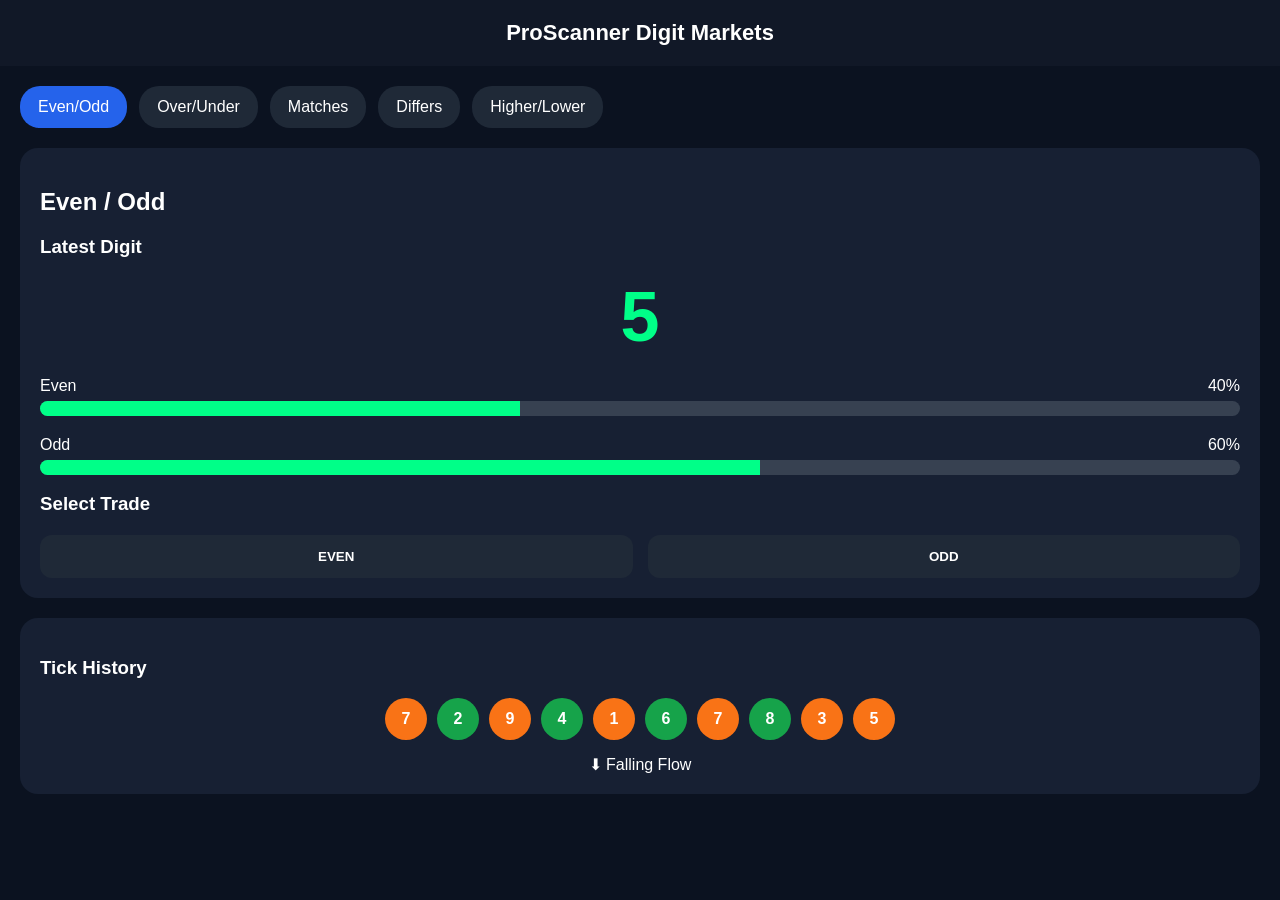
<file: markets.html>
<!DOCTYPE html>
<html lang="en">

<head>

<meta charset="UTF-8">
<meta name="viewport" content="width=device-width, initial-scale=1.0">

<title>ProScanner Digit Markets</title>


<style>

body{

margin:0;
font-family:Arial,sans-serif;
background:#0b1220;
color:white;

}


header{

background:#111827;
padding:20px;
text-align:center;
font-size:22px;
font-weight:bold;

}


.container{

padding:20px;

}



.card{

background:#172033;
padding:20px;
border-radius:18px;
margin-bottom:20px;

}




.trade-menu{

display:flex;
overflow-x:auto;
gap:12px;
margin-bottom:20px;

}



.trade-btn{

background:#1f2937;
padding:12px 18px;
border-radius:20px;
white-space:nowrap;

}



.trade-btn.active{

background:#2563eb;

}






.digit{

font-size:70px;
font-weight:bold;
text-align:center;
color:#00ff88;

}






.bar-box{

margin-top:20px;

}



.bar-label{

display:flex;
justify-content:space-between;
margin-bottom:6px;

}



.bar{

height:15px;
background:#374151;
border-radius:10px;
overflow:hidden;

}



.bar-fill{

height:100%;
width:50%;
background:#00ff88;
transition:.5s;

}




.trade-choice{

display:flex;
gap:15px;
margin-top:20px;

}



.choice-btn{

flex:1;
padding:14px;
border:none;
border-radius:12px;
background:#1f2937;
color:white;
font-weight:bold;

}



.choice-btn.selected{

background:#2563eb;

}





.tick-container{

display:flex;
gap:10px;
flex-wrap:wrap;
justify-content:center;

}



.tick{

width:42px;
height:42px;
border-radius:50%;

display:flex;
align-items:center;
justify-content:center;

font-weight:bold;

}



.confidence{

text-align:center;
margin-top:15px;

}


</style>


</head>


<body>


<header>

ProScanner Digit Markets

</header>



<div class="container">


<div class="trade-menu">


<div class="trade-btn active" data-market="evenodd">
Even/Odd
</div>


<div class="trade-btn" data-market="overunder">
Over/Under
</div>


<div class="trade-btn" data-market="matches">
Matches
</div>


<div class="trade-btn" data-market="differs">
Differs
</div>


<div class="trade-btn" data-market="higherlower">
Higher/Lower
</div>


</div>





<div class="card">


<h2 id="marketTitle">

Even / Odd

</h2>



<h3>
Latest Digit
</h3>


<div class="digit" id="latestDigit">

7

</div>

<div class="bar-box">


<div class="bar-label">

<span id="firstLabel">
Even
</span>


<span id="firstPercent">
50%

</span>

</div>



<div class="bar">

<div class="bar-fill" id="firstBar">

</div>

</div>


</div>






<div class="bar-box">


<div class="bar-label">

<span id="secondLabel">
Odd
</span>


<span id="secondPercent">
50%

</span>

</div>



<div class="bar">

<div class="bar-fill" id="secondBar">

</div>

</div>


</div>







<h3>

Select Trade

</h3>


<div class="trade-choice">


<button class="choice-btn" id="firstChoice">

EVEN

</button>



<button class="choice-btn" id="secondChoice">

ODD

</button>



</div>



</div>








<div class="card">


<h3>
Tick History
</h3>


<div class="tick-container" id="tickHistory">

</div>



<div class="confidence" id="tickFlow">

Analyzing Flow...

</div>



</div>







</div>





<script src="analysis.js"></script>


</body>

</html>
</file>
